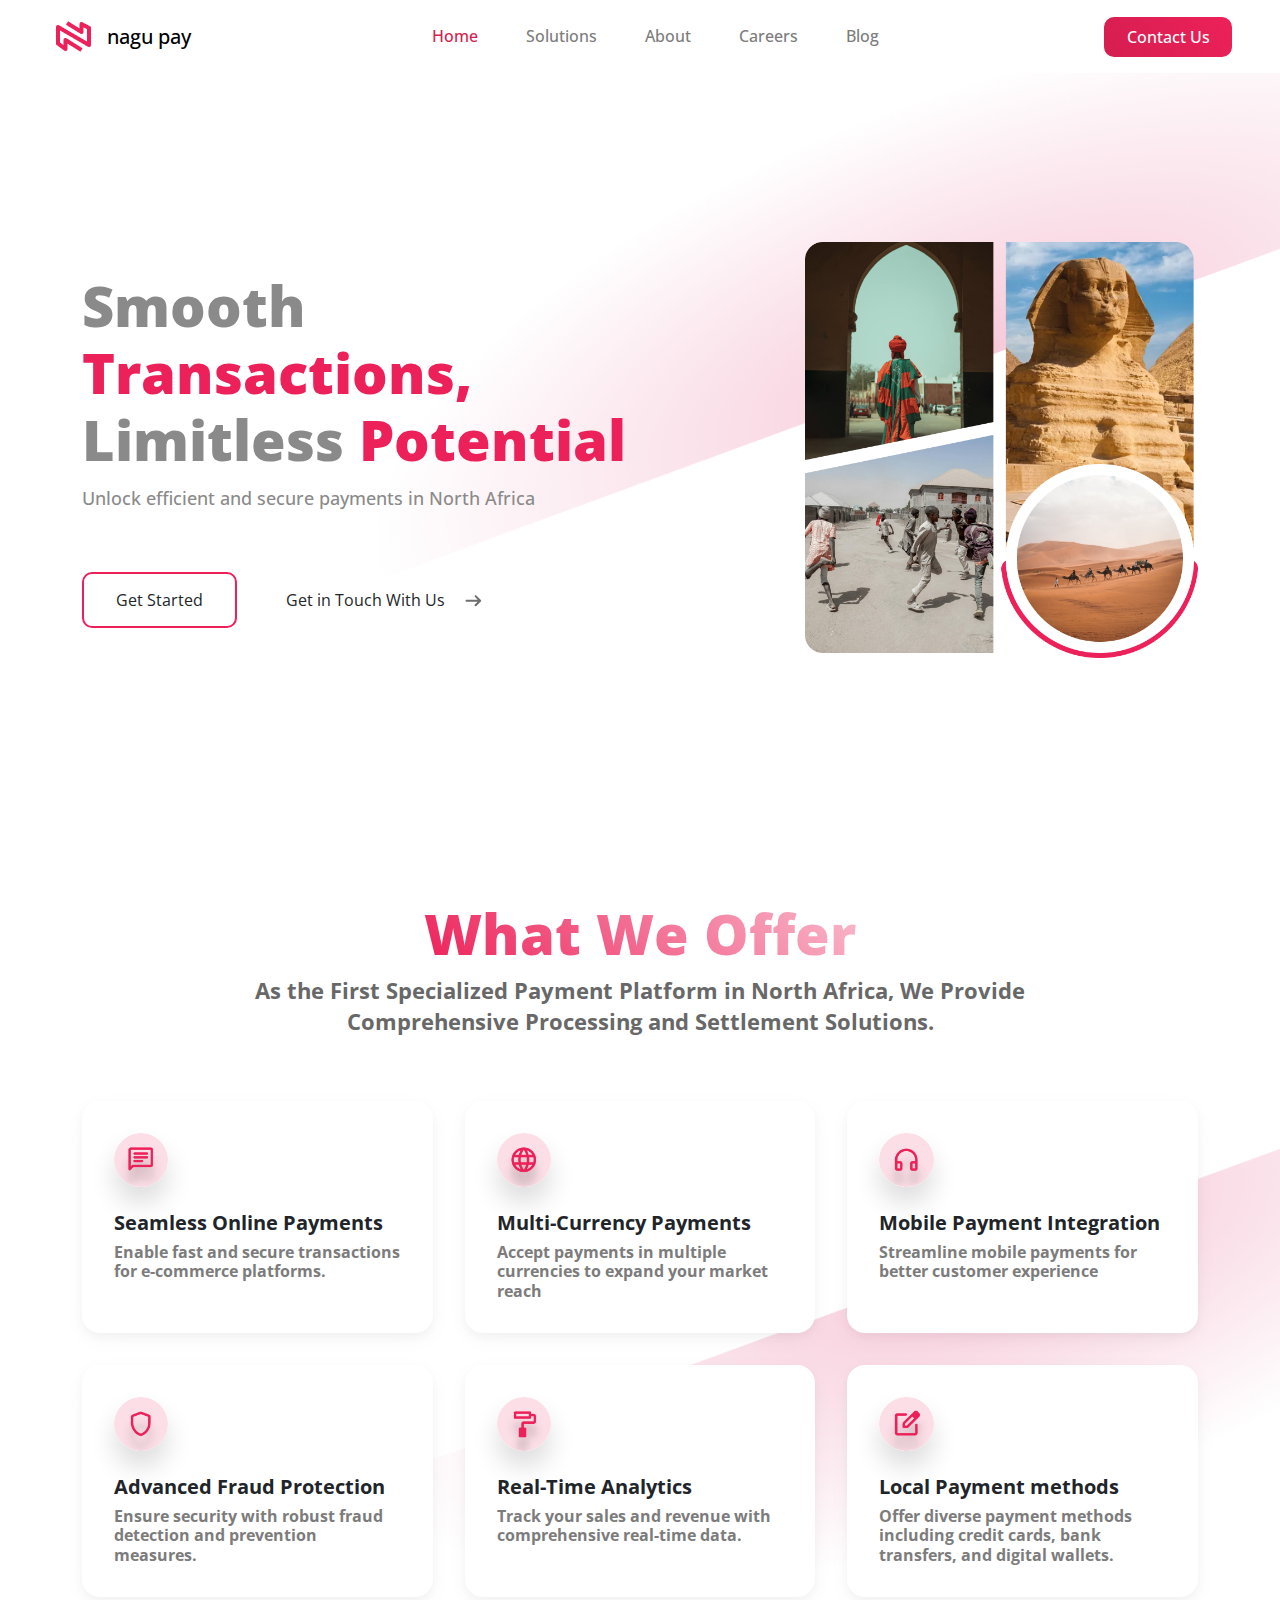
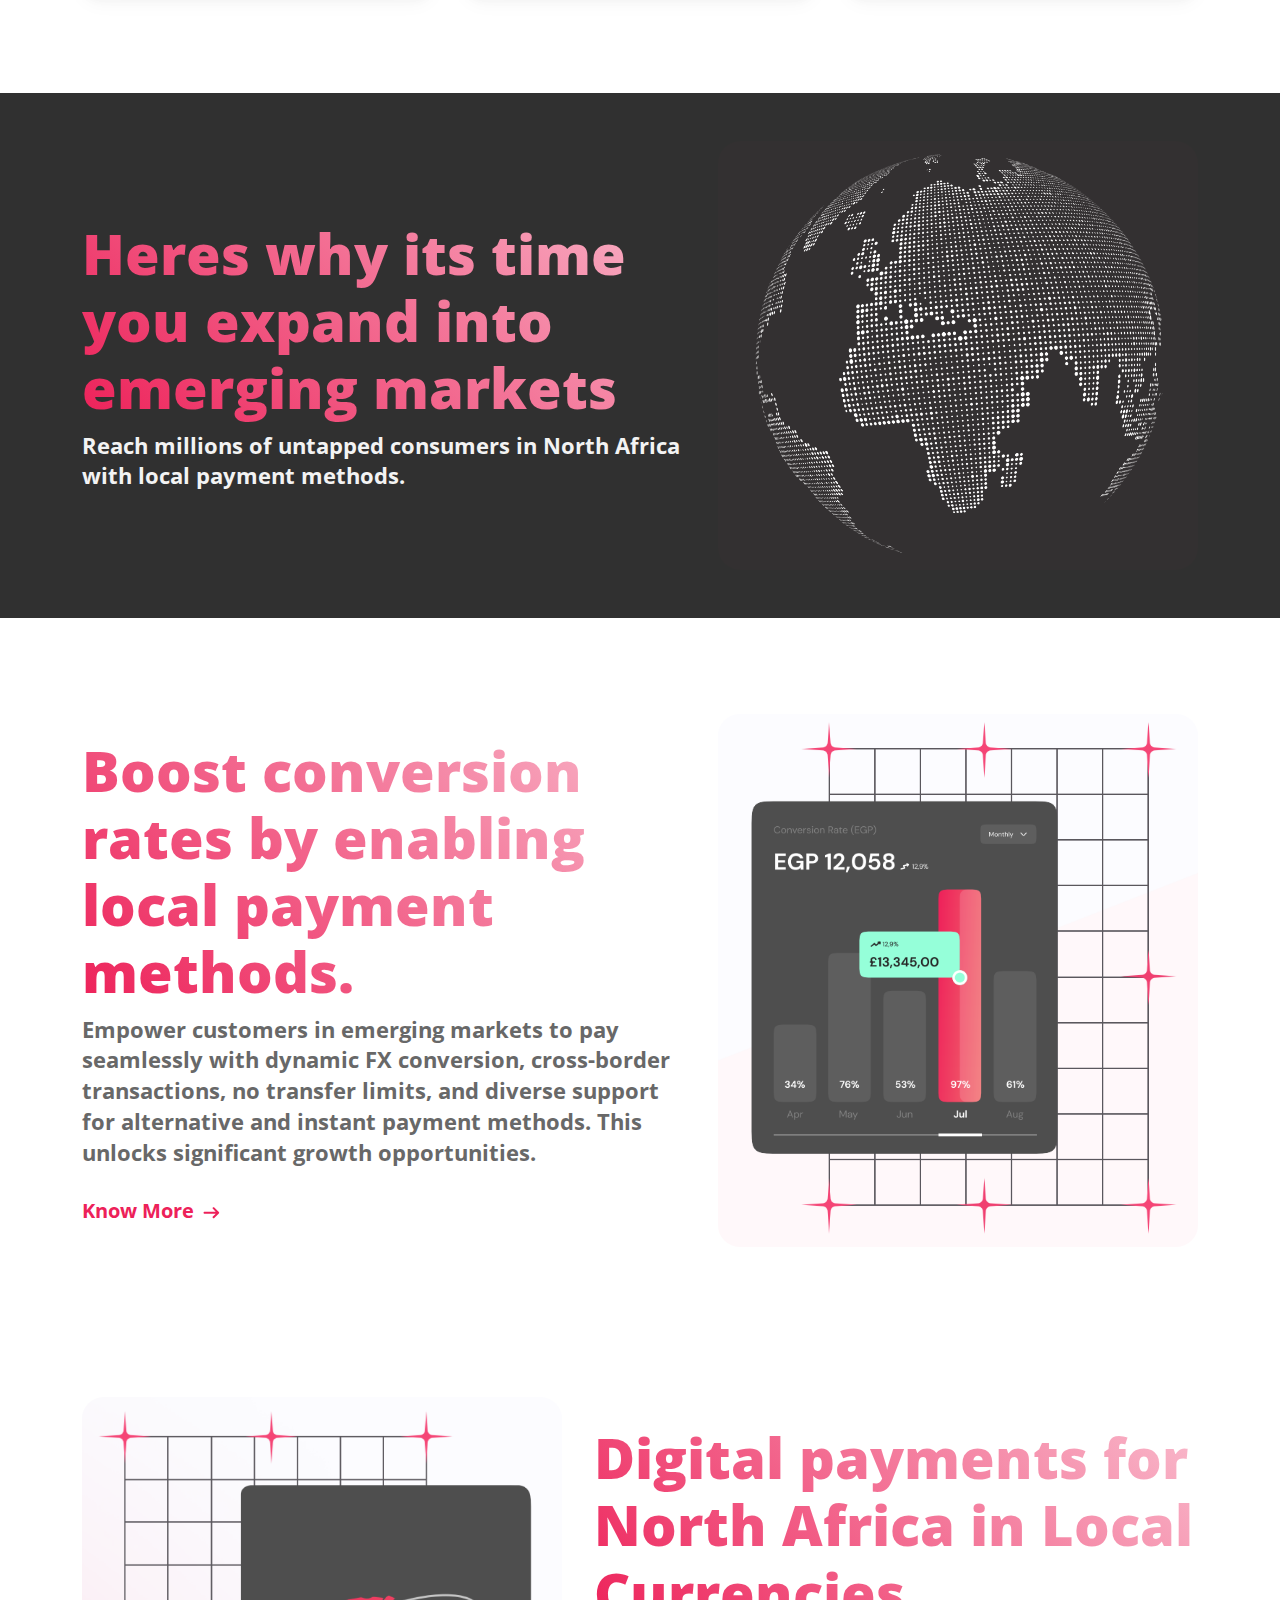
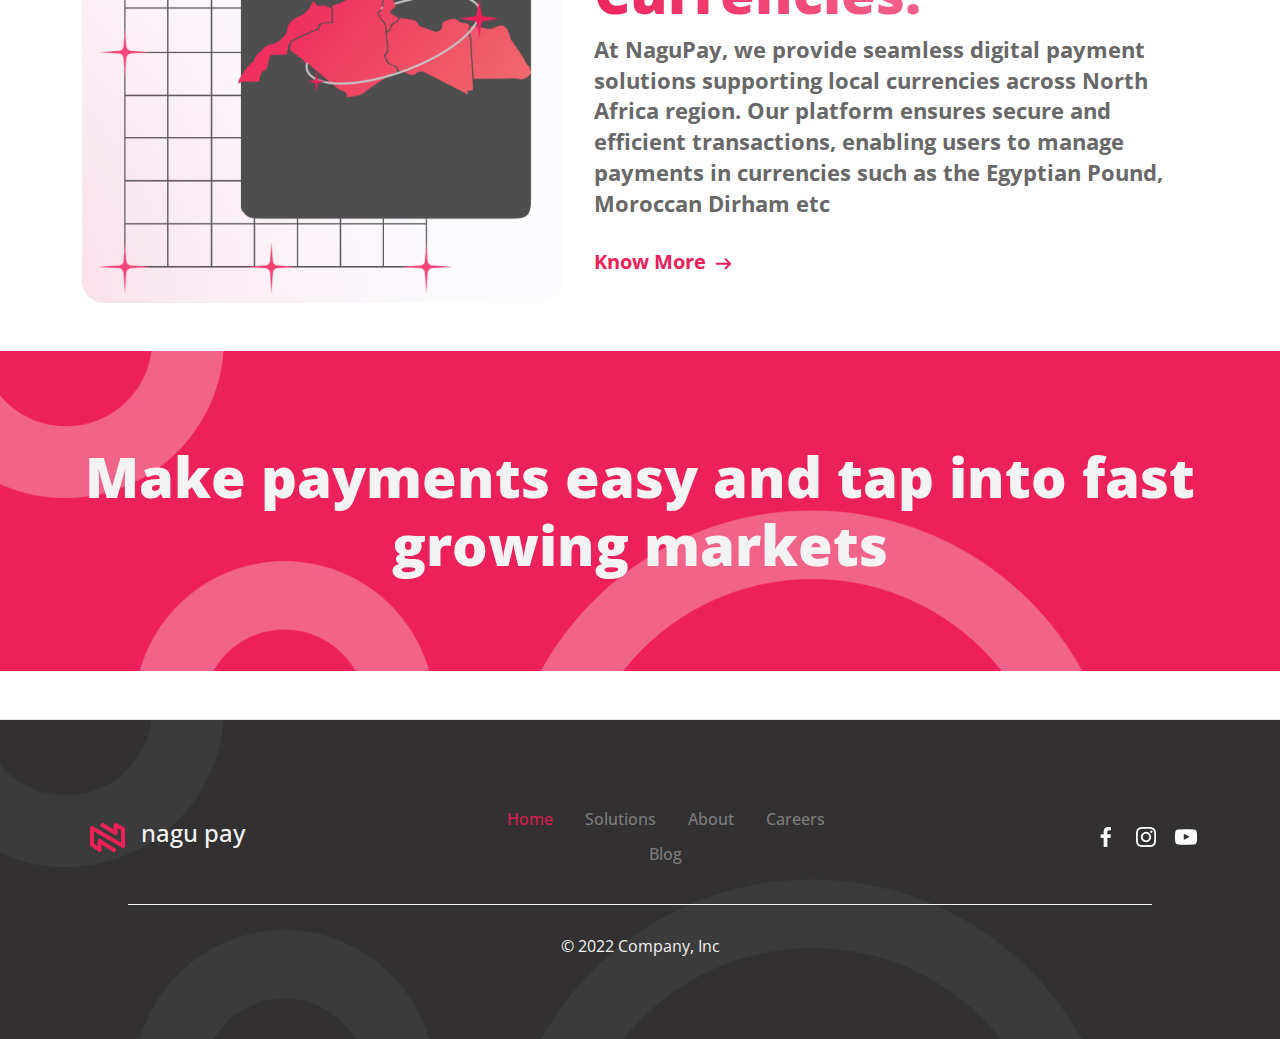
<file: Nagupay - V0 - Working File/index.html>
<!doctype html>
<html lang="en">
  <head>
    <meta charset="utf-8">
    <meta name="viewport" content="width=device-width, initial-scale=1">
    <title>Nagupay - Home</title>
    <link href="https://cdn.jsdelivr.net/npm/bootstrap@5.3.3/dist/css/bootstrap.min.css" rel="stylesheet" integrity="sha384-QWTKZyjpPEjISv5WaRU9OFeRpok6YctnYmDr5pNlyT2bRjXh0JMhjY6hW+ALEwIH" crossorigin="anonymous">
    <!-- Google Font -->
    <link rel="preconnect" href="https://fonts.googleapis.com">
    <link rel="preconnect" href="https://fonts.gstatic.com" crossorigin>
    <link href="https://fonts.googleapis.com/css2?family=Open+Sans:ital,wght@0,300..800;1,300..800&display=swap"
      rel="stylesheet">

    <link rel="stylesheet" href="style.css">
  </head>


  <body>

    <nav class="navbar navbar-expand-lg bg-body-tertiary">
      <div class="container-fluid px-5 navbar-inner">
        <a class="navbar-brand d-flex gap-08-box align-items-center" href="index.html">
          <img src="images/logo.png" class="logo" alt="">
          <h5 class="p-0 m-0 nav-brand-name">nagu pay</h5>
        </a>
        <button class="navbar-toggler" type="button" data-bs-toggle="collapse" data-bs-target="#navbarNavAltMarkup" aria-controls="navbarNavAltMarkup" aria-expanded="false" aria-label="Toggle navigation">
          <span class="navbar-toggler-icon"></span>
        </button>
        <div class="collapse navbar-collapse" id="navbarNavAltMarkup">
          <div class="navbar-nav w-100 justify-content-center gap-32-box gap-08-520-to-990">
            <a class="nav-link active" aria-current="page" href="index.html">Home</a>
            <a class="nav-link" href="#">Solutions</a>
            <a class="nav-link" href="#">About</a>
            <a class="nav-link" href="#">Careers</a>
            <a class="nav-link" href="#">Blog</a>
          </div>          
              <a class="btn btn-primary"  href="contact.html">
                Contact Us
              </a>
        </div>
        
      </div>
    </nav>
    <!-- hero Section -->
    <section>
      <div class="bg-container hero-containered d-flex justify-content-center align-items-center h-100 w-100 m-0 p-0">
          <img src="images/hero-bg.png" class="m-0 p-0 w-100 bg-img" alt="">
          <div class="container d-flex column-520-to-990 gap-32-520-to-990 justify-content-between align-items-center hero-container hero-responsive-box">
            <div class="d-flex flex-column gap-64-box gap-16-520-to-990 hero-content-box">
                <div class="d-flex flex-column gap-16-box">
                  <div class="d-flex flex-column justify-content-start align-items-start hero-heading-box">
                    <h1 class="m-0 head-and-span">Smooth <span class="head-span p-0 m-0">Transactions,</span></h1>
                    <h1 class="m-0 head-and-span">Limitless <span class="head-span p-0 m-0">Potential</span></h1>
                  </div>
                  <p class="hero-tag m-0">
                    Unlock efficient and secure payments in North Africa
                  </p>
              </div>
              <div class="button-wrapper w-100 d-flex gap-16-box column-520-to-990 gap-08-520-to-990">
                <button class="btn btn-outline">
                  Get Started
                </button>
                <button class="btn transaprent-btn d-flex gap-16-box justify-content-center align-items-center">
                  Get in Touch With Us
                  <img src="images/arrow_right_alt.svg" alt="">
                </button>
            </div>
          </div>
              <div class="d-flex image-grid w-50 justify-content-end gap-24-box">
                <img src="images/hero-image.png" class="hero-image" alt="">
              </div>
          </div>
      </div>
    </section>
    <!-- hero Section end -->

    <!-- Second Section -->
    <section class="mb-5 second-section">
      <div class="bg-container hero-container d-flex justify-content-center align-items-center h-100 w-100 m-0 p-0">
          <img src="images/hero-bg-flip.png" class="m-0 p-0 w-100 bg-img" alt="">
          <div class="container d-flex justify-content-between align-items-center hero-container mb-5">
            <div class="d-flex flex-column gap-64-box gap-16-520-to-990 w-100">
                <div class="d-flex flex-column justify-content-center align-items-center w-100 gap-08-box">
                  <h1 class="m-0 text-center secondary-head">What We Offer</h1>
                  <p class="main-tag m-0 w-75 text-center">
                    As the First Specialized Payment Platform in North Africa, We Provide
                    Comprehensive Processing and Settlement Solutions.
                  </p>
                </div>
                <div class="card-wrapper d-flex flex-column gap-32-box">
                  <div class="card-holder gap-32-box grid-container gap-08-520-to-990">
                    <div class="card w-100 gap-24-box grid-item">
                      <div class="icon">
                        <img src="images/icons/chat.png" class="card-icon-img" alt="">
                      </div>
                      <div class="d-flex flex-column gap-08-box">
                        <h5 class="card-heading m-0">
                          Seamless Online Payments
                        </h5>
                        <p class="card-tag m-0">
                          Enable fast and secure transactions for e-commerce platforms.
                        </p>
                      </div>
                    </div>
                    <div class="card w-100 gap-24-box grid-item">
                      <div class="icon">
                        <img src="images/icons/globe.png" class="card-icon-img" alt="">
                      </div>
                      <div class="d-flex flex-column gap-08-box">
                        <h5 class="card-heading m-0">
                          Multi-Currency Payments
                        </h5>
                        <p class="card-tag m-0">
                          Accept payments in multiple currencies to expand your market reach
                        </p>
                      </div>
                    </div>
                    <div class="card w-100 gap-24-box grid-item">
                      <div class="icon">
                        <img src="images/icons/headphones.png" class="card-icon-img" alt="">
                      </div>
                      <div class="d-flex flex-column gap-08-box">
                        <h5 class="card-heading m-0">
                          Mobile Payment Integration
                        </h5>
                        <p class="card-tag m-0">
                          Streamline mobile payments for better customer experience
                        </p>
                      </div>
                    </div>
                    <div class="card w-100 gap-24-box grid-item">
                      <div class="icon">
                        <img src="images/icons/shield.png" class="card-icon-img" alt="">
                      </div>
                      <div class="d-flex flex-column gap-08-box">
                        <h5 class="card-heading m-0">
                          Advanced Fraud Protection
                        </h5>
                        <p class="card-tag m-0">
                          Ensure security with robust fraud detection and prevention measures.
                        </p>
                      </div>
                    </div>
                    <div class="card w-100 gap-24-box grid-item">
                      <div class="icon">
                        <img src="images/icons/paintbrush.png" class="card-icon-img" alt="">
                      </div>
                      <div class="d-flex flex-column gap-08-box">
                        <h5 class="card-heading m-0">
                          Real-Time Analytics
                        </h5>
                        <p class="card-tag m-0">
                          Track your sales and revenue with comprehensive real-time data.
                        </p>
                      </div>
                    </div>
                    <div class="card w-100 gap-24-box grid-item">
                      <div class="icon">
                        <img src="images/icons/edit.png" class="card-icon-img" alt="">
                      </div>
                      <div class="d-flex flex-column gap-08-box">
                        <h5 class="card-heading m-0">
                          Local Payment methods
                        </h5>
                        <p class="card-tag m-0">
                          Offer diverse payment methods including credit cards, bank transfers, and digital wallets.
                        </p>
                      </div>
                    </div>
                  </div>
                </div>              
            </div>
          </div>
      </div>
    </section>
    <!-- Second Section end-->

        <!-- Third Section -->
        <section class="mt-5">
          <div class="d-flex justify-content-center align-items-center h-100 w-100 m-0 py-5 third-globe-container">
            <div class="container d-flex justify-content-between align-items-center hero-container column-520-to-990">
              <div class="d-flex flex-column justify-content-start align-items-start w-100 gap-08-box">
                <h1 class="m-0 text-start secondary-head">Heres why its time you expand into emerging markets</h1>
                <p class="main-tag m-0 w-100 text-start color-white">
                  Reach millions of untapped consumers in North Africa with local payment methods.
                </p>
              </div>
              <img src="images/globe.png" class="w-50 globe-img" alt="">
            </div>
          </div>
        </section>
        <!-- Third Section end-->


        <!-- Fourth Section -->
        <section class="mt-5">
          <div class="d-flex flex-column gap-150-box justify-content-center align-items-center h-100 w-100 m-0 py-5">
              <div class="container d-flex justify-content-between align-items-center hero-container gap-32-box column-520-to-990">
                <div class="d-flex flex-column justify-content-start align-items-start w-100 gap-08-box fourth-content">
                  <h1 class="m-0 text-start secondary-head">Boost conversion rates by enabling local payment methods.</h1>
                  <p class="main-tag m-0 w-100 text-start">
                    Empower customers in emerging markets to pay seamlessly with dynamic FX conversion, cross-border transactions, no transfer limits, and diverse support for alternative and instant payment methods. This unlocks significant growth opportunities.
                  </p>
                  <a class="link-text mt-4" href="">
                    Know More
                    <img src="images/arrow_right_alt_red.svg" alt="">
                  </a>
                </div>
                <img src="images/graphs.png" class="globe-img" alt="">
              </div>
              <div class="container d-flex justify-content-between align-items-center hero-container gap-32-box column-520-to-990 column-reverse-520-to-990">
                <img src="images/maps.png" class="globe-img" alt="">
                <div class="d-flex flex-column justify-content-start align-items-start w-100 gap-08-box fourth-content">
                  <h1 class="m-0 text-start secondary-head">Digital payments for North Africa in Local Currencies.</h1>
                  <p class="main-tag m-0 w-100 text-start">
                    At NaguPay, we provide seamless digital payment solutions supporting local currencies across North Africa region. Our platform ensures secure and efficient transactions, enabling users to manage payments in currencies such as the Egyptian Pound, Moroccan Dirham etc
                  </p>
                  <a class="link-text mt-4" href="">
                    Know More
                    <img src="images/arrow_right_alt_red.svg" alt="">
                  </a>
                </div>
               
              </div>
          </div>
        </section>
        <!-- Fourth Section end-->


        <!-- Fifth Section -->
        <section class="mb-5">
          <div class="bg-container d-flex justify-content-center align-items-center h-100 w-100 m-0 p-0 last-content">
              <img src="images/Last BG.png" class="m-0 p-0 w-100 h-100 bg-img" alt="">
              <div class="container d-flex justify-content-center align-items-center hero-container gap-32-box">
                  <h1 class="m-0 text-center color-white">Make payments easy and tap into fast growing markets</h1>                
          </div>
          </div>
        </section>
        <!-- Fifth Section end-->
    

        <footer class="bg-container d-flex flex-column gap-32-box flex-wrap justify-content-center align-items-center border-top">
          <img src="images/footer-bg.png" class="m-0 p-0 w-100 h-100 bg-img" alt="">
          <div class="container d-flex justify-content-between align-items-center w-100 column-520-to-990 gap-16-520-to-990">
            <a href="/" class=" d-flex gap-08-box justify-content-center align-items-center me-2 mb-md-0 text-muted text-decoration-none lh-1">
              <img src="images/logo.png" alt=""></svg>
              <h4 class="color-white">
                nagu pay
              </h4>
            </a>

            <ul class="nav col-md-4 justify-content-center list-unstyled d-flex">
              <li class="nav-item">
                <a class="nav-link active" aria-current="page" href="#">Home</a>
              </li>
              <li class="nav-item">
                <a class="nav-link" href="#">Solutions</a>
              </li>
              <li class="nav-item">
                <a class="nav-link" href="#">About</a>
              </li> 
              <li class="nav-item">
                <a class="nav-link" href="#">Careers</a>
              </li>  
              <li class="nav-item">
                <a class="nav-link" href="#">Blog</a>
              </li>  
            </ul>
                  
          <ul class="nav justify-content-end list-unstyled d-flex">
            <li class="ms-3">
              <a class="text-muted" href="#">
                <img src="images/icons/facebook.png" alt="">
              </a>
            </li>
            <li class="ms-3">
              <a class="text-muted" href="#">
                <img src="images/icons/instagram.png" alt="">
              </a>
            </li>
            <li class="ms-3">
              <a class="text-muted" href="#">
                <img src="images/icons/youtube.png" alt="">
              </a>
            </li>
          </ul>
           
          </div>
          <div class="line-seperator">

          </div>
          <span class="mb-3 mb-md-0 text-muted color-white">© 2022 Company, Inc</span>
        </footer>
  




    <script src="https://cdn.jsdelivr.net/npm/@popperjs/core@2.11.8/dist/umd/popper.min.js" integrity="sha384-I7E8VVD/ismYTF4hNIPjVp/Zjvgyol6VFvRkX/vR+Vc4jQkC+hVqc2pM8ODewa9r" crossorigin="anonymous"></script>
    <script src="https://cdn.jsdelivr.net/npm/bootstrap@5.3.3/dist/js/bootstrap.min.js" integrity="sha384-0pUGZvbkm6XF6gxjEnlmuGrJXVbNuzT9qBBavbLwCsOGabYfZo0T0to5eqruptLy" crossorigin="anonymous"></script>
  </body>
</html>
</file>
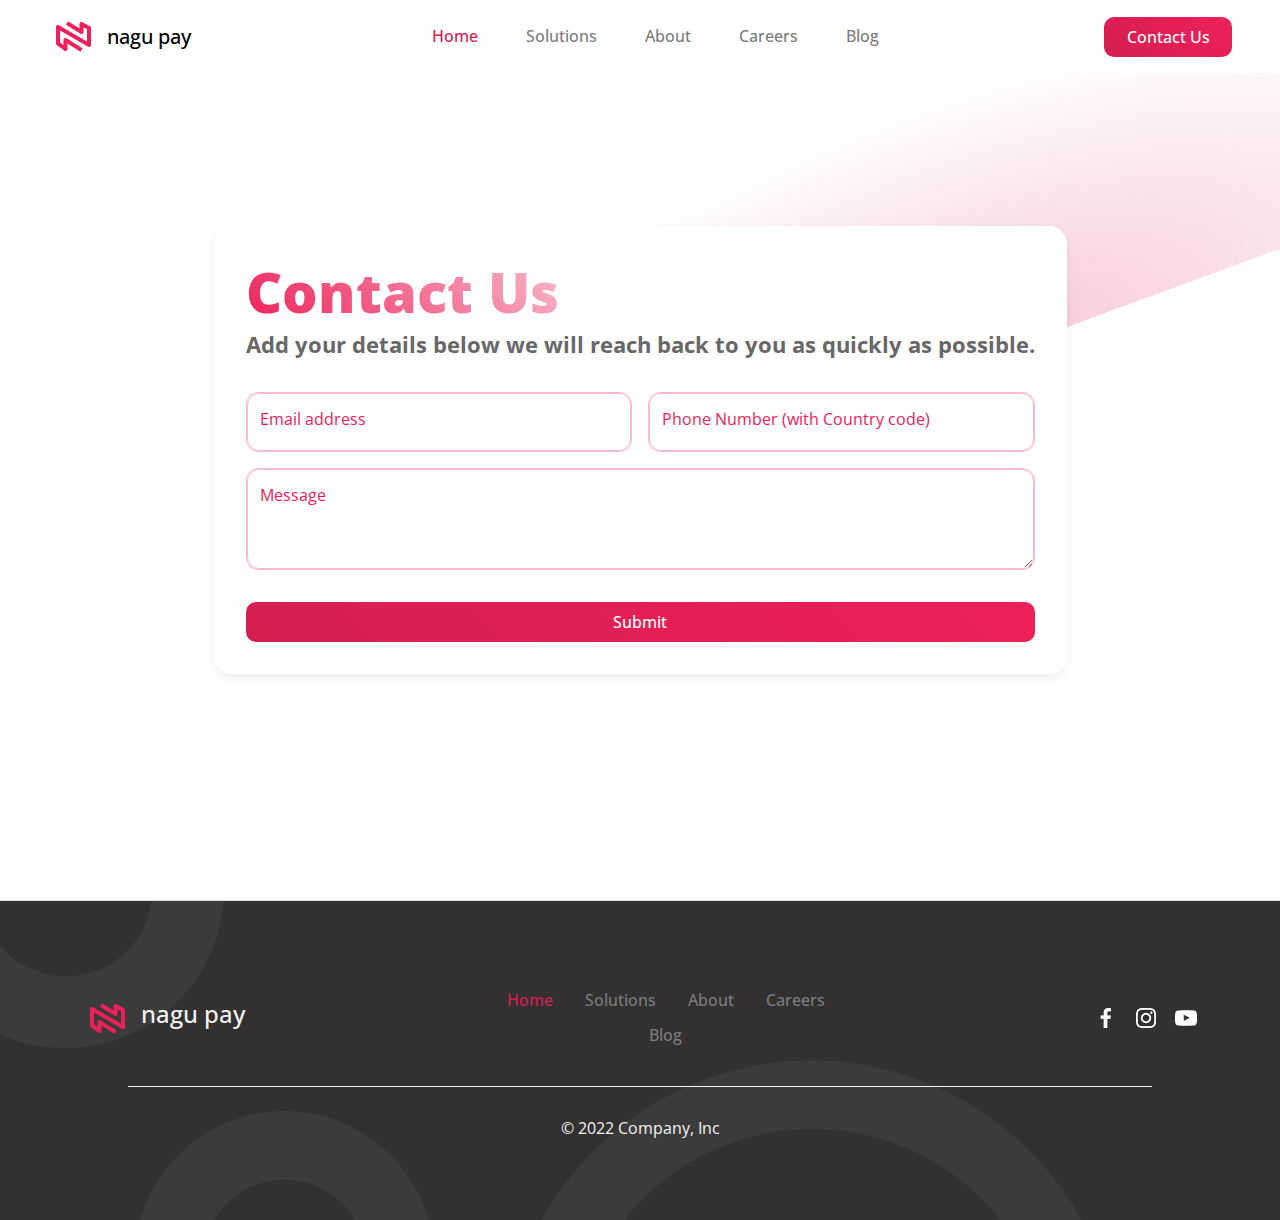
<file: Nagupay - V0 - Working File/contact.html>
<!doctype html>
<html lang="en">
  <head>
    <meta charset="utf-8">
    <meta name="viewport" content="width=device-width, initial-scale=1">
    <title>Nagupay - Contact Us</title>
    <link href="https://cdn.jsdelivr.net/npm/bootstrap@5.3.3/dist/css/bootstrap.min.css" rel="stylesheet" integrity="sha384-QWTKZyjpPEjISv5WaRU9OFeRpok6YctnYmDr5pNlyT2bRjXh0JMhjY6hW+ALEwIH" crossorigin="anonymous">
    <!-- Google Font -->
    <link rel="preconnect" href="https://fonts.googleapis.com">
    <link rel="preconnect" href="https://fonts.gstatic.com" crossorigin>
    <link href="https://fonts.googleapis.com/css2?family=Open+Sans:ital,wght@0,300..800;1,300..800&display=swap"
      rel="stylesheet">

    <link rel="stylesheet" href="style.css">
  </head>


  <body>

    <nav class="navbar navbar-expand-lg bg-body-tertiary">
      <div class="container-fluid px-5 navbar-inner">
        <a class="navbar-brand d-flex gap-08-box align-items-center" href="index.html">
          <img src="images/logo.png" class="logo" alt="">
          <h5 class="p-0 m-0 nav-brand-name">nagu pay</h5>
        </a>
        <button class="navbar-toggler" type="button" data-bs-toggle="collapse" data-bs-target="#navbarNavAltMarkup" aria-controls="navbarNavAltMarkup" aria-expanded="false" aria-label="Toggle navigation">
          <span class="navbar-toggler-icon"></span>
        </button>
        <div class="collapse navbar-collapse" id="navbarNavAltMarkup">
          <div class="navbar-nav w-100 justify-content-center gap-32-box gap-08-520-to-990">
            <a class="nav-link active" aria-current="page" href="index.html">Home</a>
            <a class="nav-link" href="#">Solutions</a>
            <a class="nav-link" href="#">About</a>
            <a class="nav-link" href="#">Careers</a>
            <a class="nav-link" href="#">Blog</a>
          </div>
          <a class="btn btn-primary"  href="contact.html">
            Contact Us
          </a>
        </div>
        
      </div>
    </nav>
    <!-- hero Section -->
    <section>
      <div class="bg-container hero-containered d-flex justify-content-center align-items-center h-100 w-100 m-0 p-0">
          <img src="images/hero-bg.png" class="m-0 p-0 w-100 bg-img" alt="">
          <div class="d-flex flex-column gap-32-520-to-990 justify-content-between align-items-center hero-container card contact-card gap-32-box">
            <div class="d-flex flex-column align-items-start w-100 gap-04-box">
              <h1 class="m-0 secondary-head">Contact Us</h1>
                    <p class="main-tag m-0 w-100 contact-tag text-start">Add your details below we will reach back to you as quickly as possible.
                    </p>
            </div>
            <div class="d-flex flex-column w-100 gap-16-box">
              <div class="d-flex w-100 gap-16-box column-0-to-520 column-520-to-990">
                <div class="form-floating w-100">
                  <input type="email" class="form-control" id="floatingInput" placeholder="name@example.com">
                  <label for="floatingInput">Email address</label>
                </div>
                <div class="form-floating w-100">
                  <input type="number" class="form-control" id="floatingInput" placeholder="1234567890">
                  <label for="floatingInput">Phone Number (with Country code)</label>
                </div>
              </div>
              <div class="form-floating w-100">
                <textarea class="form-control" placeholder="Leave a comment here" id="floatingTextarea2" style="height: 100px"></textarea>
                <label for="floatingTextarea2">Message</label>
              </div>
            </div>
            <a class="btn btn-primary w-100"  href="#">
              Submit
            </a>
          </div>
      </div>
    </section>
    <!-- hero Section end -->



        <footer class="bg-container d-flex flex-column gap-32-box flex-wrap justify-content-center align-items-center border-top">
          <img src="images/footer-bg.png" class="m-0 p-0 w-100 h-100 bg-img" alt="">
          <div class="container d-flex justify-content-between align-items-center w-100 column-520-to-990 gap-16-520-to-990">
            <a href="/" class=" d-flex gap-08-box justify-content-center align-items-center me-2 mb-md-0 text-muted text-decoration-none lh-1">
              <img src="images/logo.png" alt=""></svg>
              <h4 class="color-white">
                nagu pay
              </h4>
            </a>

            <ul class="nav col-md-4 justify-content-center list-unstyled d-flex">
              <li class="nav-item">
                <a class="nav-link active" aria-current="page" href="#">Home</a>
              </li>
              <li class="nav-item">
                <a class="nav-link" href="#">Solutions</a>
              </li>
              <li class="nav-item">
                <a class="nav-link" href="#">About</a>
              </li> 
              <li class="nav-item">
                <a class="nav-link" href="#">Careers</a>
              </li>  
              <li class="nav-item">
                <a class="nav-link" href="#">Blog</a>
              </li>  
            </ul>
                  
          <ul class="nav justify-content-end list-unstyled d-flex">
            <li class="ms-3">
              <a class="text-muted" href="#">
                <img src="images/icons/facebook.png" alt="">
              </a>
            </li>
            <li class="ms-3">
              <a class="text-muted" href="#">
                <img src="images/icons/instagram.png" alt="">
              </a>
            </li>
            <li class="ms-3">
              <a class="text-muted" href="#">
                <img src="images/icons/youtube.png" alt="">
              </a>
            </li>
          </ul>
           
          </div>
          <div class="line-seperator">

          </div>
          <span class="mb-3 mb-md-0 text-muted color-white">© 2022 Company, Inc</span>
        </footer>
  




    <script src="https://cdn.jsdelivr.net/npm/@popperjs/core@2.11.8/dist/umd/popper.min.js" integrity="sha384-I7E8VVD/ismYTF4hNIPjVp/Zjvgyol6VFvRkX/vR+Vc4jQkC+hVqc2pM8ODewa9r" crossorigin="anonymous"></script>
    <script src="https://cdn.jsdelivr.net/npm/bootstrap@5.3.3/dist/js/bootstrap.min.js" integrity="sha384-0pUGZvbkm6XF6gxjEnlmuGrJXVbNuzT9qBBavbLwCsOGabYfZo0T0to5eqruptLy" crossorigin="anonymous"></script>
  </body>
</html>
</file>
<file: Nagupay - V0 - Working File/style.css>
:root {
    /* Color Pallette */

    /* blue COLORS */
      /* Blue */
    --primary-50:  #FDE9EE;
    --primary-100: #FCDEE6;
    --primary-200: #F9BACC;
    --primary-300: #ED2159;
    --primary-400: #D51E50;
    --primary-500: #BE1A47;
    --primary-600: #B21943;
    --primary-700: #8E1435;
    --primary-800: #6B0F28;
    --primary-900: #530C1F;

      /* Dark Blue */
    --secondary-50:  #F3F3F3;
    --secondary-100: #EDEDED;
    --secondary-200: #DBDBDB;
    --secondary-300: #8A8A8A;
    --secondary-400: #7C7C7C;
    --secondary-500: #6E6E6E;
    --secondary-600: #686868;
    --secondary-700: #535353;
    --secondary-800: #3E3E3E;
    --secondary-900: #303030;

    /* sizing */
    --sizing-04: 0.25rem;
    --sizing-08: 0.5rem;
    --sizing-10: 0.625rem;
    --sizing-12: 0.75rem;
    --sizing-14: 0.875rem;
    --sizing-16: 1rem;
    --sizing-18: 1.125rem;
    --sizing-20: 1.25rem;
    --sizing-22: 1.375rem;
    --sizing-24: 1.5rem;
    --sizing-26: 1.625rem;
    --sizing-28: 1.75rem;
    --sizing-30: 1.875rem;
    --sizing-32: 2rem;
    --sizing-34: 2.125rem;
    --sizing-36: 2.25rem;
    --sizing-38: 2.375rem;
    --sizing-40: 2.5rem;
    --sizing-42: 2.625rem;
    --sizing-44: 2.75rem;
    --sizing-46: 2.875rem;
    --sizing-48: 3rem;
    --sizing-50: 3.125rem;
    --sizing-52: 3.25rem;
    --sizing-54: 3.375rem;
    --sizing-56: 3.5rem;
    --sizing-58: 3.625rem;
    --sizing-60: 3.75rem;
    --sizing-62: 3.875rem;
    --sizing-64: 4rem;
    --sizing-66: 4.125rem;
    --sizing-68: 4.25rem;
    --sizing-70: 4.375rem;
    --sizing-72: 4.5rem;
    --sizing-74: 4.625rem;
    --sizing-76: 4.75rem;
    --sizing-78: 4.875rem;
    --sizing-80: 5rem;
    --sizing-82: 5.125rem;
    --sizing-84: 5.25rem;
    --sizing-86: 5.375rem;
    --sizing-88: 5.5rem;
    --sizing-90: 5.625rem;
    --sizing-92: 5.75rem;
    --sizing-94: 5.875rem;
    --sizing-96: 6rem;
    --sizing-98: 6.125rem;
    --sizing-100: 6.25rem;
    --sizing-102: 6.375rem;
    --sizing-104: 6.5rem;
    --sizing-106: 6.625rem;
    --sizing-108: 6.75rem;
    --sizing-110: 6.875rem;
    --sizing-112: 7rem;
    --sizing-114: 7.125rem;
    --sizing-116: 7.25rem;
    --sizing-118: 7.375rem;
    --sizing-120: 7.5rem;
    --sizing-122: 7.625rem;
    --sizing-124: 7.75rem;
    --sizing-126: 7.875rem;
    --sizing-128: 8rem;
    --sizing-130: 8.125rem;
    --sizing-132: 8.25rem;
    --sizing-134: 8.375rem;
    --sizing-136: 8.5rem;
    --sizing-138: 8.625rem;
    --sizing-140: 8.75rem;
    --sizing-142: 8.875rem;
    --sizing-144: 9rem;
    --sizing-146: 9.125rem;
    --sizing-148: 9.25rem;
    --sizing-150: 9.375rem;
    --sizing-152: 9.5rem;
    --sizing-154: 9.625rem;
    --sizing-156: 9.75rem;
    --sizing-158: 9.875rem;
    --sizing-160: 10rem;
    --sizing-162: 10.125rem;
    --sizing-164: 10.25rem;
    --sizing-166: 10.375rem;
    --sizing-168: 10.5rem;
    --sizing-170: 10.625rem;
    --sizing-172: 10.75rem;
    --sizing-174: 10.875rem;
    --sizing-176: 11rem;
    --sizing-178: 11.125rem;
    --sizing-180: 11.25rem;
    --sizing-182: 11.375rem;
    --sizing-184: 11.5rem;
    --sizing-186: 11.625rem;
    --sizing-188: 11.75rem;
    --sizing-190: 11.875rem;
    --sizing-192: 12rem;
    --sizing-200: 12.125rem;
  
   /* FONTS SIZE */
   --font-10: 0.625rem;   
   --font-12: 0.75rem;    
   --font-14: 0.875rem;   
   --font-16: 1rem;       
   --font-18: 1.125rem;   
   --font-20: 1.25rem;    
   --font-22: 1.375rem;    
   --font-24: 1.5rem;    
   --font-26: 1.625rem;    
   --font-28: 1.75rem;    
   --font-30: 1.875rem;    
   --font-32: 2rem;    
   --font-34: 2.125rem;    
   --font-36: 2.25rem;  
   --font-38: 2.375rem;  
   --font-40: 2.5rem;  
   --font-42: 2.625rem;  
   --font-44: 2.75rem;  
   --font-46: 2.875rem;  
   --font-48: 3rem;  
   --font-50: 3.125rem;  
   --font-52: 3.25rem;  
   --font-54: 3.375rem;  
   --font-56: 3.5rem;  
   --font-58: 3.625rem;  
   --font-60: 3.75rem;  
   --font-62: 3.875rem;  
   --font-64: 4rem;  
   --font-66: 4.125rem;  
   --font-68: 4.25rem;  
   --font-70: 4.375rem;  
   --font-72: 4.5rem;  
   --font-74: 4.625rem;  
   --font-76: 4.75rem;  
   --font-78: 4.875rem;  
   --font-80: 5rem;  
   --font-82: 5.125rem;  
   --font-84: 5.25rem;  
   --font-86: 5.375rem;  
   --font-88: 5.5rem;  
   --font-90: 5.625rem;  
   --font-92: 5.75rem;  
   --font-94: 5.875rem;  
   --font-96: 6rem;  
   --font-98: 6.125rem;  
   --font-100: 6.25rem;  
   --font-102: 6.375rem;  
   --font-104: 6.5rem;  
   --font-106: 6.625rem;  
   --font-108: 6.75rem;  
   --font-110: 6.875rem;  
   --font-112: 7rem;  
   --font-114: 7.125rem;  
   --font-116: 7.25rem;  
   --font-118: 7.375rem;  
   --font-120: 7.5rem;
     
}
body {
    max-width: 100vw !important;
    overflow-x: hidden !important;
    line-height: 120% !important;
    font-family: "Open Sans", sans-serif ;
}

.navbar {
    position: fixed;
    width: 100%;
    max-width: 100vw;
    z-index: 999;
    background-color: #FFFF !important;
}

/* Hero Section CSS */
.bg-container {
    position: relative;
}

.hero-containered {
    min-width: 100vw;
    max-width: 100vw;
    max-height: 100vh;
    min-height: 100vh;
}
.bg-img {
    position: absolute;
    top: 0;
    left: 0;
    z-index: -10;
    object-fit: cover;
} 

.hero-container {
    min-height: 100%;
}

.navbar-collapse {
    width: fit-content !important;
}

.navbar {
    background-color: var(--black-sec-100);
}

.btn-primary {
    background: linear-gradient(45deg, var(--primary-400), var(--primary-300));
    border-radius: var(--sizing-10);
    font-size: var(--font-16);
    font-weight: 500;
    padding: var(--sizing-08) var(--sizing-14);
    border: none;
    min-width: 8rem;
}
.nav-link {
    color: var(--secondary-400);
    font-weight: 500;
}
.nav-link.active {
    color: var(--primary-400) !important;
}
.hero-image {
    width: 75%;
    object-fit: contain;
    max-height: 27rem;
}

h1 {
    font-size: var(--font-56);
    font-weight: 800;
    color: var(--secondary-300);
    .head-span {
        color: var(--primary-300);
    }
}

.hero-tag {
    color: var(--secondary-300);
    font-weight: 500;
    font-size: var(--font-18);
}

.btn-outline {
    border: 2px solid var(--primary-300) !important;
    padding: var(--sizing-14) var(--sizing-32) ;
    border-radius: var(--sizing-10);
    font-weight: 400;
}

.transaprent-btn {
    padding: var(--sizing-14) var(--sizing-32) ;
    border-radius: var(--sizing-10);
    font-weight: 400;
}
/* Hero Section CSS end */


/* Second Section CSS */

.secondary-head {
    background: -webkit-linear-gradient(45deg, var(--primary-300), var(--primary-200));
    -webkit-background-clip: text;
    -webkit-text-fill-color: transparent;
}

.main-tag {
    font-size: var(--font-22);
    color: var(--secondary-600);
    font-weight: 700;
    line-height: 140%;
}

.card {
    padding: var(--sizing-32);
    border-radius: var(--sizing-18);
    border: none;
    box-shadow: 0 4px 8px 0 rgba(0, 0, 0, 0.027), 0 6px 20px 0 rgba(0, 0, 0, 0.041)
}

.card-icon-img {
    width: 3.4rem;
    box-shadow: 0 16px 26px 0 rgba(0, 0, 0, 0.137);
    border-radius : 50%;
}

.card-heading {
    font-weight: 700 !important;
}

.card-tag {
    font-weight: 700;
    color: var(--secondary-400);
}

.third-globe-container {
    background-color: #303030; 
}

.color-white {
    color: var(--secondary-50) !important;
}

.globe-img {
    max-width: 30rem;
    object-fit: contain;
    border-radius: var(--sizing-22);
}

.link-text {
    font-size: var(--font-20);
    text-decoration: none;
    color: var(--primary-300);
    font-weight: 700;
}

.fifth-section {
    background-color: var(--primary-400);
}

.last-content {
    overflow: hidden;
    min-height: 20rem !important;
    max-height: 20rem !important;
}

footer {
    min-height: 20rem;
    max-height: 20rem;
}

.line-seperator {
    width: 80%;
    height: 1px; 
    background-color: var(--secondary-50);
}

.grid-container {
    display: grid;
}

.grid-container {
    grid-template-columns: repeat(3, 1fr);
    grid-template-rows: repeat(2, auto);
}

.form-floating, .form-control {
    border: 1px solid var(--primary-200) !important;
    border-radius: var(--sizing-12) !important;
    color: var(--primary-300) !important;
    line-height: 120%;
    display: flex; 
    align-items: center;
}





@media screen and (min-width: 990px) and (max-width: 1200px) { 
    body {
        overflow-x: hidden !important;
    }
    .nav-buttons {
        display: none !important;
    }
    .container {
        margin: 0 !important;
        padding: var(--sizing-16);
        min-width: 100% !important;
    }
    h1 {
        font-size: var(--font-38);
    }
    .main-tag {
        font-size: var(--font-20);
    }
    .link-text {
        font-size: var(--font-18);
    }
    .globe-img {
        max-width: 20rem;
    }
    .grid-container {
        grid-template-columns: repeat(3, 1fr);
        grid-template-rows: repeat(2, auto);
    }

}

@media screen and (min-width: 520px) and (max-width: 990px) { 
    body {
        overflow-x: hidden !important;
    }
    .container {
        margin: 0 !important;
        padding: var(--sizing-16);
        min-width: 100% !important;
    }
    .column-520-to-990 {
        flex-direction: column;
    }
    .column-reverse-520-to-990 {
        flex-direction: column-reverse !important;
    }
    h1 {
        font-size: var(--font-38);
    }
    .gap-16-520-to-990 {
        gap: var(--sizing-16) !important;
    }
    .gap-08-520-to-990 {
        gap: var(--sizing-08) !important;
    }
    .hero-image, .image-grid {
        width: 100% !important;
    }
    .hero-tag {
        font-size: var(--font-16);
        text-align: center;
    }
    .gap-32-520-to-990 {
        gap: var(--sizing-16) !important;
    }
    .hero-content-box {
        justify-content: center;
        width: 100%;
    }
    .hero-heading-box {
        justify-content: center !important;
        align-items: center !important;
    }
    .hero-responsive-box {
        margin-top: 20rem !important;
    }
    .second-section {
        margin-top: 16rem;
    }
    .main-tag {
        width: 100% !important;
        font-size: var(--font-18);
        text-align: center !important;
    }
    .grid-container {
        grid-template-columns: repeat(2, 1fr);
        grid-template-rows: repeat(3, auto);
    }
    .secondary-head {
        font-size: var(--font-32);
        text-align: center !important;
    }
    .fourth-content {
        align-items: center !important;
    }
    .globe-img {
        max-height: 20rem;
    }
    .card-heading {
        font-size: var(--font-18);
    }
    .card-tag {
        font-size: var(--font-14);
    }
    .gap-150-box {
        gap: var(--sizing-60) !important;
    }
    .contact-tag {
        text-align: start !important;
    }
    .contact-card {
        margin-top: var(--sizing-32);
        max-width: 90%;
    }
}

@media screen and (min-width: 0px) and (max-width: 520px) {
    body {
        overflow-x: hidden !important;
    }
    .grid-container {
        grid-template-columns: repeat(1, 1fr);
        grid-template-rows: repeat(3, auto);
    }
    .container {
        margin: 0 !important;
        padding: var(--sizing-16);
        min-width: 100% !important;
    }
    .column-520-to-990 {
        flex-direction: column;
    }
    .column-reverse-520-to-990 {
        flex-direction: column-reverse !important;
    }
    h1 {
        font-size: var(--font-30);
    }
    .gap-16-520-to-990 {
        gap: var(--sizing-16) !important;
    }
    .gap-08-520-to-990 {
        gap: var(--sizing-08) !important;
    }
    .hero-image, .image-grid {
        width: 100% !important;
    }
    .hero-image {
        max-height: 20rem !important;
    }
    .hero-tag {
        font-size: var(--font-14);
        text-align: center;
    }
    .gap-32-520-to-990 {
        gap: var(--sizing-16) !important;
    }
    .hero-content-box {
        justify-content: center;
        width: 100%;
    }
    .hero-heading-box {
        justify-content: center !important;
        align-items: center !important;
    }
    .hero-responsive-box {
        margin-top: 06rem !important;
    }
    .second-section {
        margin-top: 5rem;
    }
    .main-tag {
        width: 100% !important;
        font-size: var(--font-14);
        text-align: center !important;
    }
    .secondary-head {
        font-size: var(--font-24);
        text-align: center !important;
    }
    .fourth-content {
        align-items: center !important;
    }
    .globe-img {
        max-height: 20rem;
    }
    .card-heading {
        font-size: var(--font-18);
    }
    .card-tag {
        font-size: var(--font-14);
    }
    .card {
        padding: var(--sizing-18);
        border-radius: var(--sizing-10);
    }
    .gap-150-box {
        gap: var(--sizing-60) !important;
    }
    .navbar-inner {
        padding: 0 var(--sizing-16) !important;
    }
    .btn-primary {
        width: 100%;
    }
    .nav-link {
        text-align: center;
    }
    .btn-outline, .transaprent-btn {
        font-size: var(--font-14);
    }
    .logo {
        width: 3rem;
    }
    .nav-brand-name {
        font-size: var(--font-16);
    }
    .column-0-to-520 {
        flex-direction: column !important;
    }
    .contact-tag {
        text-align: start !important;
        font-size: var(--font-14);
        font-weight: 600 !important;
        line-height: 120%;
    }
    .form-floating, .form-control {
        font-size: var(--font-14);
    }

    .contact-card {
        width: 95%;
    }
}

@media screen and (min-width: 0px) and (max-width: 380px) {
    body {
        overflow-x: hidden !important;
    }

    .hero-responsive-box {
        margin-top: 3rem !important;
    }

    .head-and-span {
        font-size: var(--font-24);
    }
}

.gap-04-box {
    gap: var(--sizing-04);
}

.gap-08-box {
    gap: var(--sizing-08);
}

.gap-08-box {
    gap: var(--sizing-08);
}

.gap-10-box {
    gap: var(--sizing-10);
}

.gap-12-box {
    gap: var(--sizing-12);
}

.gap-14-box {
    gap: var(--sizing-14);
}

.gap-16-box {
    gap: var(--sizing-16);
}

.gap-18-box {
    gap: var(--sizing-18);
}

.gap-20-box {
    gap: var(--sizing-20);
}

.gap-22-box {
    gap: var(--sizing-22);
}

.gap-24-box {
    gap: var(--sizing-24);
}

.gap-26-box {
    gap: var(--sizing-26);
}

.gap-28-box {
    gap: var(--sizing-28);
}

.gap-30-box {
    gap: var(--sizing-30);
}

.gap-32-box {
    gap: var(--sizing-32);
}

.gap-34-box {
    gap: var(--sizing-34);
}

.gap-36-box {
    gap: var(--sizing-36);
}

.gap-38-box {
    gap: var(--sizing-38);
}

.gap-40-box {
    gap: var(--sizing-40);
}

.gap-42-box {
    gap: var(--sizing-42);
}

.gap-44-box {
    gap: var(--sizing-44);
}

.gap-46-box {
    gap: var(--sizing-46);
}

.gap-48-box {
    gap: var(--sizing-48);
}

.gap-50-box {
    gap: var(--sizing-50);
}

.gap-52-box {
    gap: var(--sizing-52);
}

.gap-54-box {
    gap: var(--sizing-54);
}

.gap-56-box {
    gap: var(--sizing-56);
}

.gap-58-box {
    gap: var(--sizing-58);
}

.gap-60-box {
    gap: var(--sizing-60);
}

.gap-62-box {
    gap: var(--sizing-62);
}

.gap-64-box {
    gap: var(--sizing-64);
}

.gap-66-box {
    gap: var(--sizing-66);
}

.gap-68-box {
    gap: var(--sizing-68);
}

.gap-70-box {
    gap: var(--sizing-70);
}

.gap-72-box {
    gap: var(--sizing-72);
}

.gap-74-box {
    gap: var(--sizing-74);
}

.gap-76-box {
    gap: var(--sizing-76);
}

.gap-78-box {
    gap: var(--sizing-78);
}

.gap-80-box {
    gap: var(--sizing-80);
}

.gap-82-box {
    gap: var(--sizing-82);
}

.gap-84-box {
    gap: var(--sizing-84);
}

.gap-86-box {
    gap: var(--sizing-86);
}

.gap-88-box {
    gap: var(--sizing-88);
}

.gap-90-box {
    gap: var(--sizing-90);
}

.gap-92-box {
    gap: var(--sizing-92);
}

.gap-94-box {
    gap: var(--sizing-94);
}

.gap-96-box {
    gap: var(--sizing-96);
}

.gap-98-box {
    gap: var(--sizing-98);
}

.gap-100-box {
    gap: var(--sizing-100);
}

.gap-102-box {
    gap: var(--sizing-102);
}

.gap-104-box {
    gap: var(--sizing-104);
}

.gap-106-box {
    gap: var(--sizing-106);
}

.gap-108-box {
    gap: var(--sizing-108);
}

.gap-110-box {
    gap: var(--sizing-110);
}

.gap-112-box {
    gap: var(--sizing-112);
}

.gap-114-box {
    gap: var(--sizing-114);
}

.gap-116-box {
    gap: var(--sizing-116);
}

.gap-118-box {
    gap: var(--sizing-118);
}

.gap-120-box {
    gap: var(--sizing-120);
}

.gap-122-box {
    gap: var(--sizing-122);
}

.gap-124-box {
    gap: var(--sizing-124);
}

.gap-126-box {
    gap: var(--sizing-126);
}

.gap-128-box {
    gap: var(--sizing-128);
}

.gap-130-box {
    gap: var(--sizing-130);
}

.gap-132-box {
    gap: var(--sizing-132);
}

.gap-134-box {
    gap: var(--sizing-134);
}

.gap-136-box {
    gap: var(--sizing-136);
}

.gap-138-box {
    gap: var(--sizing-138);
}

.gap-140-box {
    gap: var(--sizing-140);
}

.gap-142-box {
    gap: var(--sizing-142);
}

.gap-144-box {
    gap: var(--sizing-144);
}

.gap-146-box {
    gap: var(--sizing-146);
}

.gap-148-box {
    gap: var(--sizing-148);
}

.gap-150-box {
    gap: var(--sizing-150);
}

.gap-152-box {
    gap: var(--sizing-152);
}

.gap-154-box {
    gap: var(--sizing-154);
}

.gap-156-box {
    gap: var(--sizing-156);
}

.gap-158-box {
    gap: var(--sizing-158);
}

.gap-160-box {
    gap: var(--sizing-160);
}

.gap-162-box {
    gap: var(--sizing-162);
}

.gap-164-box {
    gap: var(--sizing-164);
}

.gap-166-box {
    gap: var(--sizing-166);
}

.gap-168-box {
    gap: var(--sizing-168);
}

.gap-170-box {
    gap: var(--sizing-170);
}

.gap-172-box {
    gap: var(--sizing-172);
}

.gap-174-box {
    gap: var(--sizing-174);
}

.gap-176-box {
    gap: var(--sizing-176);
}

.gap-178-box {
    gap: var(--sizing-178);
}

.gap-180-box {
    gap: var(--sizing-180);
}

.gap-182-box {
    gap: var(--sizing-182);
}

.gap-184-box {
    gap: var(--sizing-184);
}

.gap-186-box {
    gap: var(--sizing-186);
}

.gap-188-box {
    gap: var(--sizing-188);
}

.gap-190-box {
    gap: var(--sizing-190);
}

.gap-192-box {
    gap: var(--sizing-192);
}

.gap-194-box {
    gap: var(--sizing-194);
}

.gap-196-box {
    gap: var(--sizing-196);
}

.gap-198-box {
    gap: var(--sizing-198);
}

.gap-200-box {
    gap: var(--sizing-200);
}
</file>
